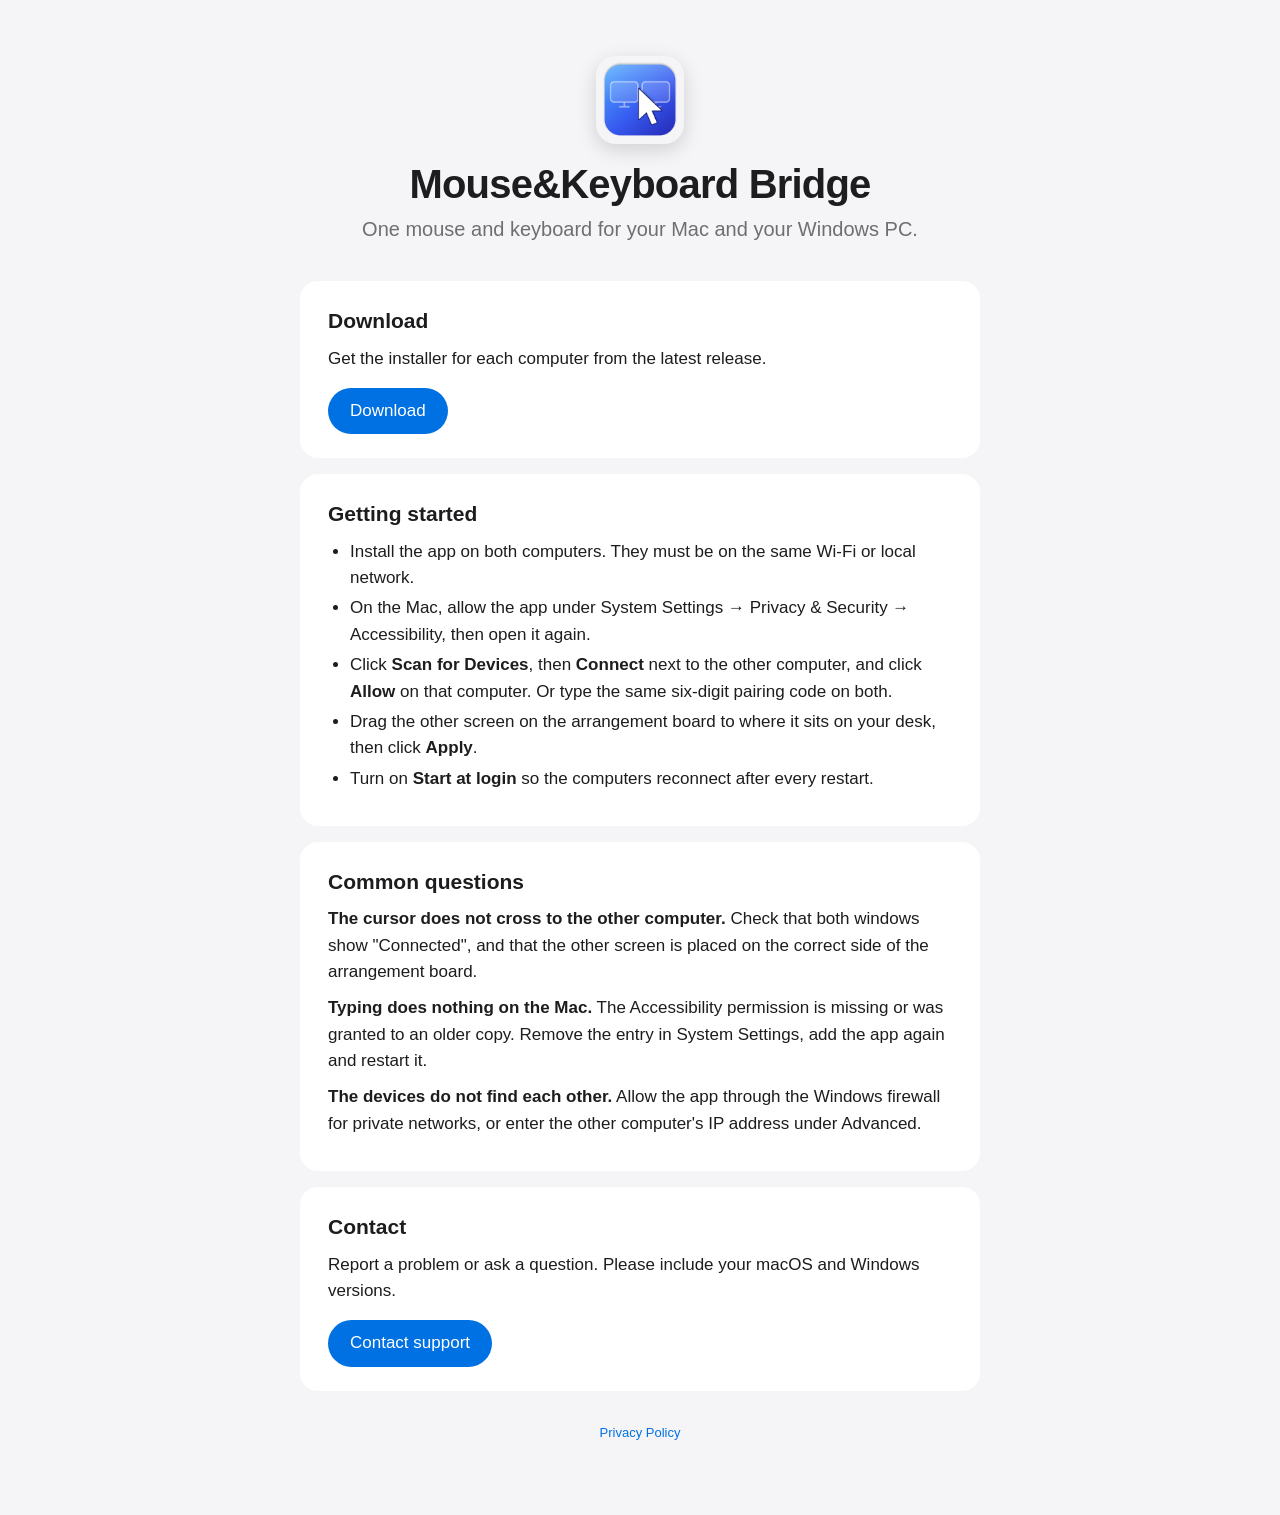
<file: index.html>
<!doctype html>
<html lang="en">
<head>
<meta charset="utf-8">
<meta name="viewport" content="width=device-width, initial-scale=1">
<title>Mouse&amp;Keyboard Bridge – Support</title>
<meta name="description" content="Support for Mouse&Keyboard Bridge: one mouse and keyboard for your Mac and Windows PC.">
<link rel="stylesheet" href="style.css">
<link rel="icon" href="icon.png">
</head>
<body>
<main>
  <header>
    <img class="icon" src="icon.png" alt="">
    <h1>Mouse&amp;Keyboard Bridge</h1>
    <p class="lead">One mouse and keyboard for your Mac and your Windows PC.</p>
  </header>

  <section>
    <h2>Download</h2>
    <p>Get the installer for each computer from the latest release.</p>
    <a class="button" href="https://github.com/Aziksmylv/mousebridge/releases/latest">Download</a>
  </section>

  <section>
    <h2>Getting started</h2>
    <ul>
      <li>Install the app on both computers. They must be on the same Wi-Fi or local network.</li>
      <li>On the Mac, allow the app under System Settings → Privacy &amp; Security → Accessibility, then open it again.</li>
      <li>Click <b>Scan for Devices</b>, then <b>Connect</b> next to the other computer, and click <b>Allow</b> on that computer. Or type the same six-digit pairing code on both.</li>
      <li>Drag the other screen on the arrangement board to where it sits on your desk, then click <b>Apply</b>.</li>
      <li>Turn on <b>Start at login</b> so the computers reconnect after every restart.</li>
    </ul>
  </section>

  <section>
    <h2>Common questions</h2>
    <p><b>The cursor does not cross to the other computer.</b> Check that both windows show "Connected", and that the other screen is placed on the correct side of the arrangement board.</p>
    <p><b>Typing does nothing on the Mac.</b> The Accessibility permission is missing or was granted to an older copy. Remove the entry in System Settings, add the app again and restart it.</p>
    <p><b>The devices do not find each other.</b> Allow the app through the Windows firewall for private networks, or enter the other computer's IP address under Advanced.</p>
  </section>

  <section>
    <h2>Contact</h2>
    <p>Report a problem or ask a question. Please include your macOS and Windows versions.</p>
    <a class="button" href="https://github.com/Aziksmylv/mousebridge/issues/new">Contact support</a>
  </section>

  <footer>
    <a href="privacy/">Privacy Policy</a>
  </footer>
</main>
</body>
</html>
</file>
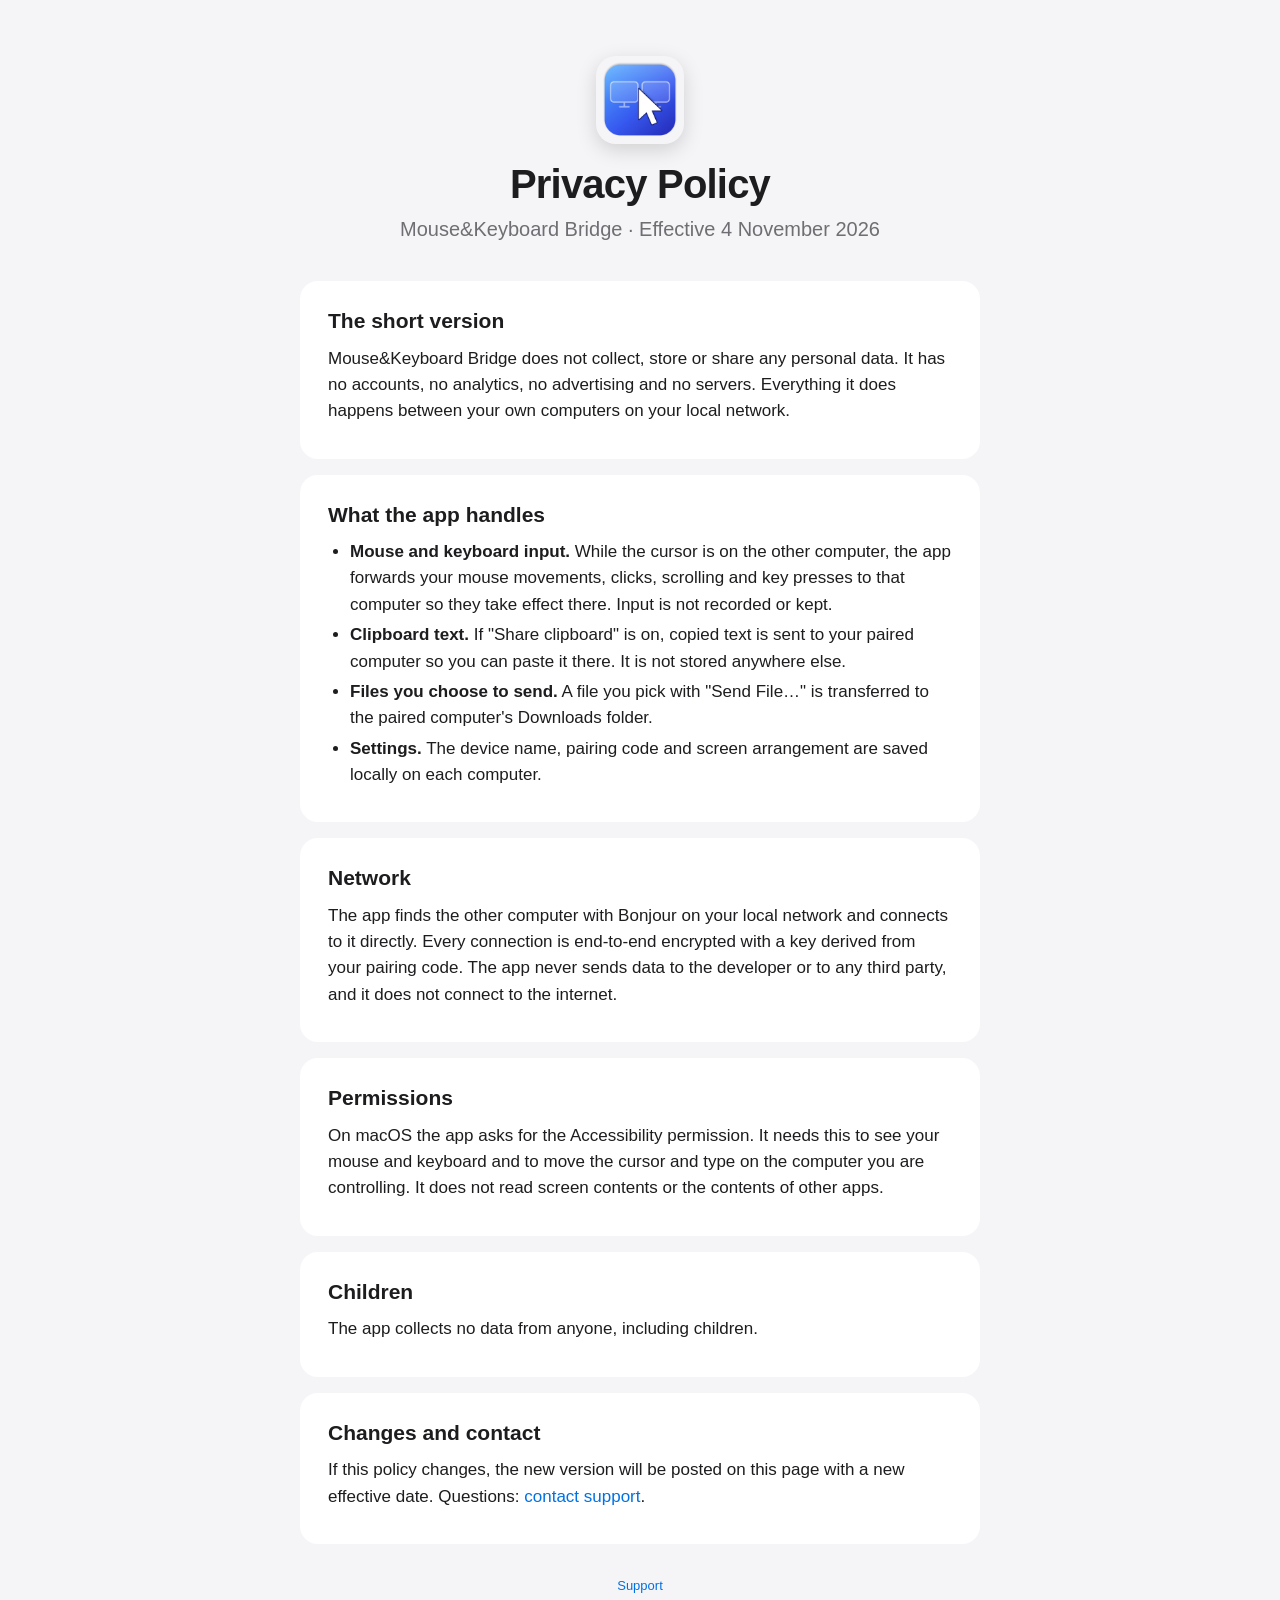
<file: privacy/index.html>
<!doctype html>
<html lang="en">
<head>
<meta charset="utf-8">
<meta name="viewport" content="width=device-width, initial-scale=1">
<title>Mouse&amp;Keyboard Bridge – Privacy Policy</title>
<link rel="stylesheet" href="../style.css">
<link rel="icon" href="../icon.png">
</head>
<body>
<main>
  <header>
    <img class="icon" src="../icon.png" alt="">
    <h1>Privacy Policy</h1>
    <p class="lead">Mouse&amp;Keyboard Bridge · Effective 4 November 2026</p>
  </header>

  <section>
    <h2>The short version</h2>
    <p>Mouse&amp;Keyboard Bridge does not collect, store or share any personal data. It has no accounts, no analytics, no advertising and no servers. Everything it does happens between your own computers on your local network.</p>
  </section>

  <section>
    <h2>What the app handles</h2>
    <ul>
      <li><b>Mouse and keyboard input.</b> While the cursor is on the other computer, the app forwards your mouse movements, clicks, scrolling and key presses to that computer so they take effect there. Input is not recorded or kept.</li>
      <li><b>Clipboard text.</b> If "Share clipboard" is on, copied text is sent to your paired computer so you can paste it there. It is not stored anywhere else.</li>
      <li><b>Files you choose to send.</b> A file you pick with "Send File…" is transferred to the paired computer's Downloads folder.</li>
      <li><b>Settings.</b> The device name, pairing code and screen arrangement are saved locally on each computer.</li>
    </ul>
  </section>

  <section>
    <h2>Network</h2>
    <p>The app finds the other computer with Bonjour on your local network and connects to it directly. Every connection is end-to-end encrypted with a key derived from your pairing code. The app never sends data to the developer or to any third party, and it does not connect to the internet.</p>
  </section>

  <section>
    <h2>Permissions</h2>
    <p>On macOS the app asks for the Accessibility permission. It needs this to see your mouse and keyboard and to move the cursor and type on the computer you are controlling. It does not read screen contents or the contents of other apps.</p>
  </section>

  <section>
    <h2>Children</h2>
    <p>The app collects no data from anyone, including children.</p>
  </section>

  <section>
    <h2>Changes and contact</h2>
    <p>If this policy changes, the new version will be posted on this page with a new effective date. Questions: <a href="https://github.com/Aziksmylv/mousebridge/issues/new">contact support</a>.</p>
  </section>

  <footer>
    <a href="../">Support</a>
  </footer>
</main>
</body>
</html>
</file>
<file: style.css>
:root{--bg:#f5f5f7;--card:#fff;--text:#1d1d1f;--muted:#6e6e73;--accent:#0071e3;--line:#e5e5ea;color-scheme:light dark}
@media (prefers-color-scheme:dark){:root{--bg:#000;--card:#1c1c1e;--text:#f5f5f7;--muted:#98989d;--accent:#2997ff;--line:#38383a}}
*{box-sizing:border-box}
body{margin:0;background:var(--bg);color:var(--text);font:17px/1.55 -apple-system,BlinkMacSystemFont,"SF Pro Text","Segoe UI",Helvetica,Arial,sans-serif;-webkit-font-smoothing:antialiased}
main{max-width:720px;margin:0 auto;padding:56px 20px 72px}
header{text-align:center;margin-bottom:36px}
.icon{width:88px;height:88px;border-radius:20px;display:block;margin:0 auto 18px;box-shadow:0 6px 20px rgba(0,0,0,.15)}
h1{font-size:40px;line-height:1.1;letter-spacing:-.02em;margin:0 0 8px}
.lead{color:var(--muted);font-size:20px;margin:0}
section{background:var(--card);border-radius:18px;padding:24px 28px;margin:16px 0}
h2{font-size:21px;margin:0 0 8px}
p{margin:0 0 10px}
ul{margin:0 0 10px;padding-left:22px}
li{margin:4px 0}
a{color:var(--accent);text-decoration:none}
a:hover{text-decoration:underline}
.button{display:inline-block;background:var(--accent);color:#fff;border-radius:980px;padding:10px 22px;font-weight:500;margin-top:6px}
.button:hover{text-decoration:none;opacity:.9}
footer{text-align:center;color:var(--muted);font-size:13px;margin-top:32px}
footer a{margin:0 8px}
</file>
